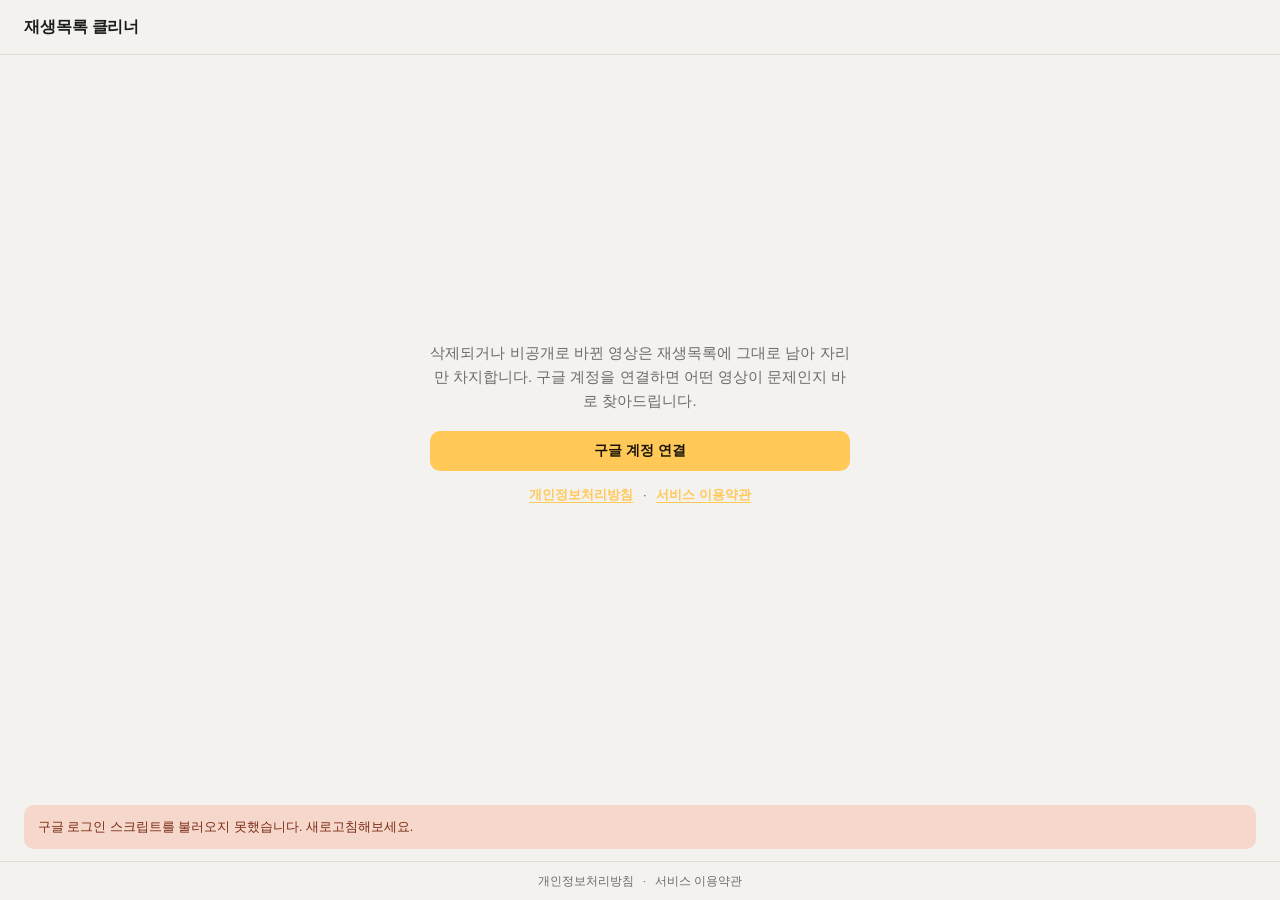
<file: index.html>
<!DOCTYPE html>
<html lang="ko">
<head>
<meta charset="UTF-8" />
<meta name="viewport" content="width=device-width, initial-scale=1.0" />
<title>재생목록 클리너</title>
<link rel="stylesheet" href="style.css" />
<script src="https://accounts.google.com/gsi/client" async defer></script>
</head>
<body>
  <div class="app-shell">
    <header class="topbar">
      <div class="mark">재생목록 클리너</div>
      <div id="account" class="account hidden"></div>
    </header>



    <main id="view-signedout" class="signedout-view">
      <div class="signedout-card">
        <p class="lede">삭제되거나 비공개로 바뀐 영상은 재생목록에 그대로 남아 자리만 차지합니다. 구글 계정을 연결하면 어떤 영상이 문제인지 바로 찾아드립니다.</p>
        <button id="btn-connect" class="btn btn-primary">구글 계정 연결</button>
        <div class="policy-links">
          <a href="privacy-policy.html" class="policy-link">개인정보처리방침</a>
          <span class="policy-sep">·</span>
          <a href="terms-of-service.html" class="policy-link">서비스 이용약관</a>
        </div>
        <p id="signedout-error" class="error hidden"></p>
      </div>
    </main>

    <div id="app-layout" class="app-layout hidden">
      <aside class="sidebar">
        <div class="row-between">
          <h2 class="section-title">재생목록</h2>
          <div class="sidebar-actions">
            <button id="btn-toggle-thumbs" class="thumb-toggle" type="button" aria-pressed="true">
              <span class="thumb-toggle-track"><span class="thumb-toggle-knob"></span></span>
              <span class="thumb-toggle-label">썸네일</span>
            </button>
            <button id="btn-refresh" class="btn btn-ghost btn-small">새로고침</button>
          </div>
        </div>
        <ul id="playlist-list" class="list"></ul>
        <p id="playlists-empty" class="muted hidden">재생목록이 없습니다.</p>
      </aside>

      <section class="content">
        <div id="content-empty" class="empty-hint">
          <p>왼쪽에서 재생목록을 선택하면 이용 불가 영상을 확인할 수 있어요.</p>
        </div>

        <div id="content-scanning" class="scan-status hidden">
          <div class="spinner" aria-hidden="true"></div>
          <p id="scan-status-text">영상 확인 중…</p>
          <p id="scan-progress" class="muted"></p>
        </div>

        <div id="content-results" class="hidden">
          <div class="row-between">
            <h2 class="section-title"><span id="results-playlist-title"></span></h2>
            <button id="btn-rescan" class="btn btn-ghost btn-small">다시 스캔</button>
          </div>

          <p id="results-summary" class="lede"></p>

          <div id="results-actions" class="actions hidden">
            <button id="btn-select-all" class="btn btn-ghost btn-small">전체 선택</button>
            <div class="actions-right">
              <button id="btn-export" class="btn btn-ghost btn-small">CSV 내보내기</button>
              <button id="btn-delete" class="btn btn-danger btn-small">선택 항목 삭제</button>
            </div>
          </div>

          <div id="results-clean" class="empty-state hidden">
            <p>이용 불가 영상이 없습니다.</p>
          </div>

          <ul id="results-list" class="list hidden"></ul>
        </div>
      </section>
    </div>

    <footer id="footer-error" class="footer-error hidden"></footer>

    <footer class="site-footer">
      <a href="privacy-policy.html">개인정보처리방침</a>
      <span class="policy-sep">·</span>
      <a href="terms-of-service.html">서비스 이용약관</a>
    </footer>
  </div>

  <script src="app.js"></script>
</body>
</html>
</file>
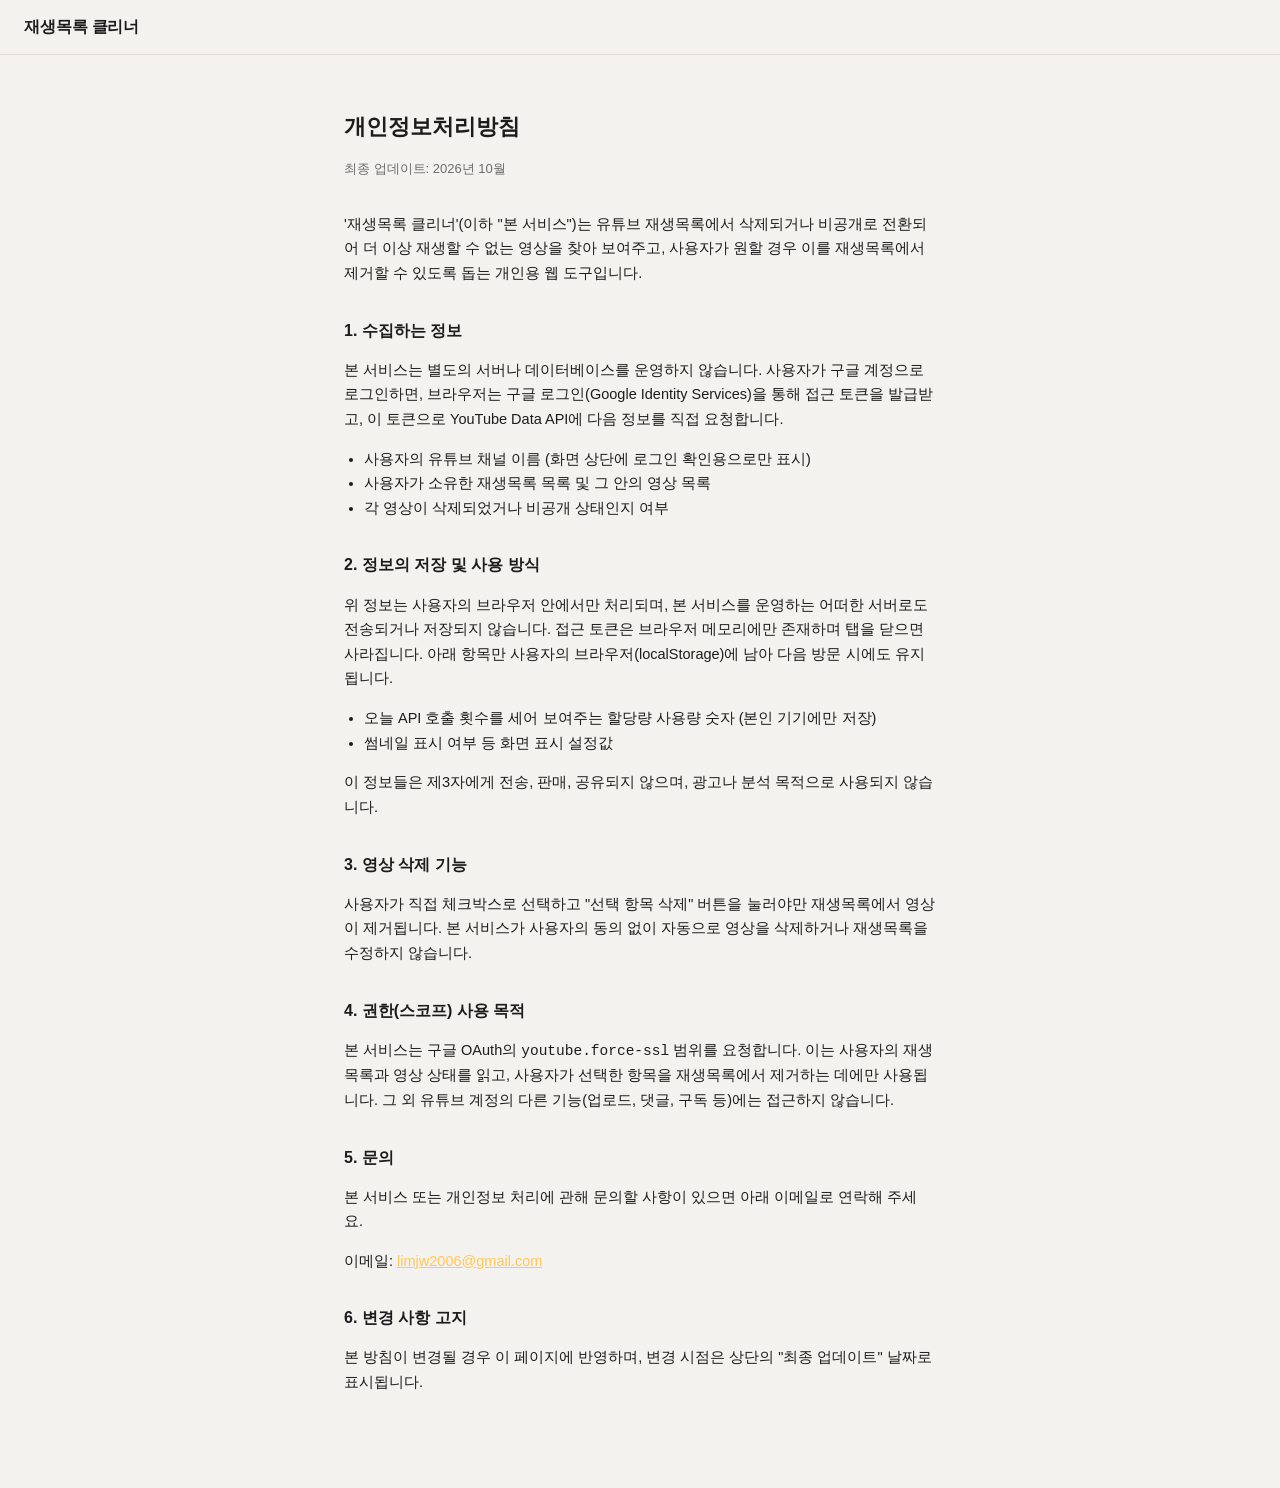
<file: privacy-policy.html>
<!DOCTYPE html>
<html lang="ko">
<head>
<meta charset="UTF-8" />
<meta name="viewport" content="width=device-width, initial-scale=1.0" />
<title>개인정보처리방침 - 재생목록 클리너</title>
<link rel="stylesheet" href="style.css" />
<style>
  .policy-wrap {
    max-width: 640px;
    margin: 0 auto;
    padding: 40px 24px 80px;
  }
  .policy-wrap h1 {
    font-size: 22px;
    margin-bottom: 4px;
  }
  .policy-wrap .updated {
    color: var(--text-dim);
    font-size: 13px;
    margin-bottom: 32px;
  }
  .policy-wrap h2 {
    font-size: 16px;
    margin-top: 32px;
    margin-bottom: 8px;
  }
  .policy-wrap p, .policy-wrap li {
    color: var(--text);
    font-size: 14.5px;
    line-height: 1.7;
  }
  .policy-wrap ul {
    padding-left: 20px;
  }
  .policy-wrap a {
    color: var(--amber);
  }
</style>
</head>
<body>
  <header class="topbar">
    <div class="mark"><a href="./" style="color:inherit;text-decoration:none;">재생목록 클리너</a></div>
  </header>

  <div class="policy-wrap">
    <h1>개인정보처리방침</h1>
    <p class="updated">최종 업데이트: 2026년 10월</p>

    <p>
      '재생목록 클리너'(이하 "본 서비스")는 유튜브 재생목록에서 삭제되거나
      비공개로 전환되어 더 이상 재생할 수 없는 영상을 찾아 보여주고,
      사용자가 원할 경우 이를 재생목록에서 제거할 수 있도록 돕는
      개인용 웹 도구입니다.
    </p>

    <h2>1. 수집하는 정보</h2>
    <p>
      본 서비스는 별도의 서버나 데이터베이스를 운영하지 않습니다.
      사용자가 구글 계정으로 로그인하면, 브라우저는 구글 로그인(Google
      Identity Services)을 통해 접근 토큰을 발급받고, 이 토큰으로 YouTube
      Data API에 다음 정보를 직접 요청합니다.
    </p>
    <ul>
      <li>사용자의 유튜브 채널 이름 (화면 상단에 로그인 확인용으로만 표시)</li>
      <li>사용자가 소유한 재생목록 목록 및 그 안의 영상 목록</li>
      <li>각 영상이 삭제되었거나 비공개 상태인지 여부</li>
    </ul>

    <h2>2. 정보의 저장 및 사용 방식</h2>
    <p>
      위 정보는 사용자의 브라우저 안에서만 처리되며, 본 서비스를 운영하는
      어떠한 서버로도 전송되거나 저장되지 않습니다. 접근 토큰은
      브라우저 메모리에만 존재하며 탭을 닫으면 사라집니다. 아래 항목만
      사용자의 브라우저(localStorage)에 남아 다음 방문 시에도 유지됩니다.
    </p>
    <ul>
      <li>오늘 API 호출 횟수를 세어 보여주는 할당량 사용량 숫자 (본인 기기에만 저장)</li>
      <li>썸네일 표시 여부 등 화면 표시 설정값</li>
    </ul>
    <p>
      이 정보들은 제3자에게 전송, 판매, 공유되지 않으며, 광고나 분석
      목적으로 사용되지 않습니다.
    </p>

    <h2>3. 영상 삭제 기능</h2>
    <p>
      사용자가 직접 체크박스로 선택하고 "선택 항목 삭제" 버튼을 눌러야만
      재생목록에서 영상이 제거됩니다. 본 서비스가 사용자의 동의 없이
      자동으로 영상을 삭제하거나 재생목록을 수정하지 않습니다.
    </p>

    <h2>4. 권한(스코프) 사용 목적</h2>
    <p>
      본 서비스는 구글 OAuth의 <code>youtube.force-ssl</code> 범위를
      요청합니다. 이는 사용자의 재생목록과 영상 상태를 읽고, 사용자가
      선택한 항목을 재생목록에서 제거하는 데에만 사용됩니다. 그 외
      유튜브 계정의 다른 기능(업로드, 댓글, 구독 등)에는 접근하지
      않습니다.
    </p>

    <h2>5. 문의</h2>
    <p>
      본 서비스 또는 개인정보 처리에 관해 문의할 사항이 있으면
      아래 이메일로 연락해 주세요.
    </p>
    <p>이메일: <a href="mailto:limjw2006@gmail.com">limjw2006@gmail.com</a></p>

    <h2>6. 변경 사항 고지</h2>
    <p>
      본 방침이 변경될 경우 이 페이지에 반영하며, 변경 시점은 상단의
      "최종 업데이트" 날짜로 표시됩니다.
    </p>
  </div>
</body>
</html>
</file>
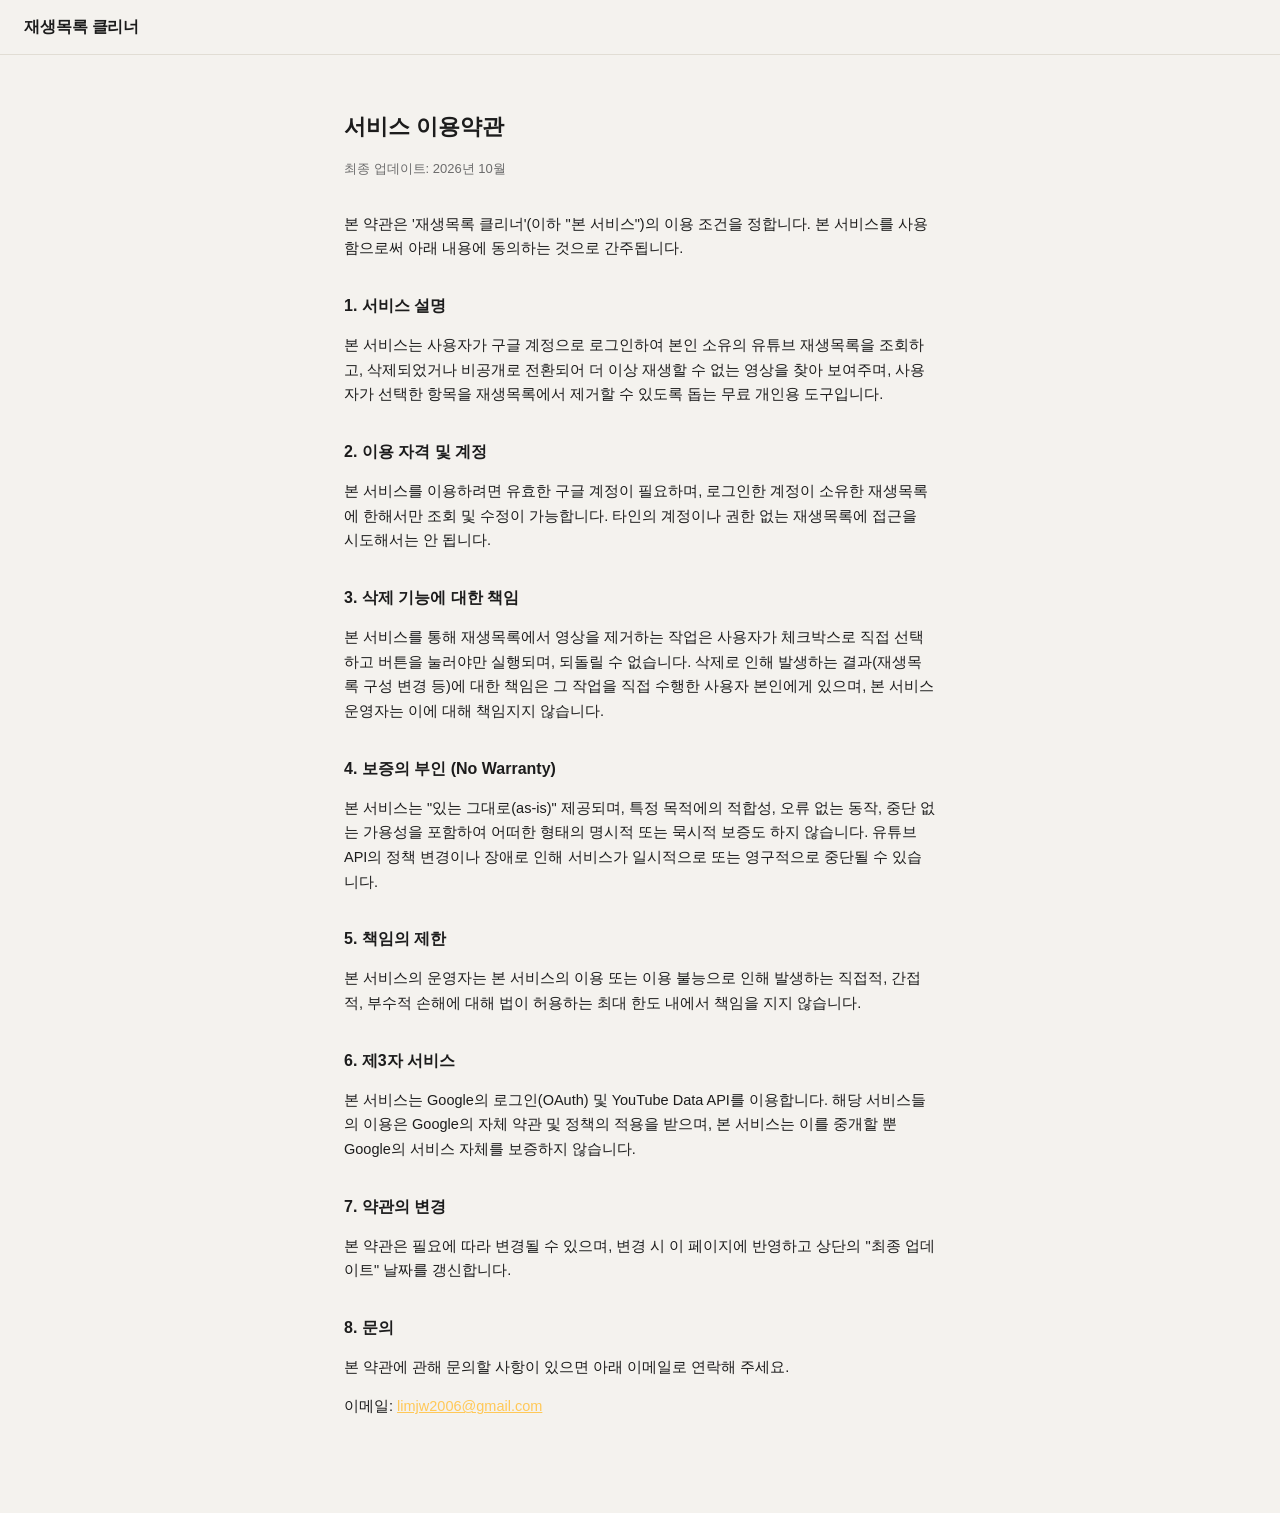
<file: terms-of-service.html>
<!DOCTYPE html>
<html lang="ko">
<head>
<meta charset="UTF-8" />
<meta name="viewport" content="width=device-width, initial-scale=1.0" />
<title>서비스 이용약관 - 재생목록 클리너</title>
<link rel="stylesheet" href="style.css" />
<style>
  .policy-wrap {
    max-width: 640px;
    margin: 0 auto;
    padding: 40px 24px 80px;
  }
  .policy-wrap h1 {
    font-size: 22px;
    margin-bottom: 4px;
  }
  .policy-wrap .updated {
    color: var(--text-dim);
    font-size: 13px;
    margin-bottom: 32px;
  }
  .policy-wrap h2 {
    font-size: 16px;
    margin-top: 32px;
    margin-bottom: 8px;
  }
  .policy-wrap p, .policy-wrap li {
    color: var(--text);
    font-size: 14.5px;
    line-height: 1.7;
  }
  .policy-wrap ul {
    padding-left: 20px;
  }
  .policy-wrap a {
    color: var(--amber);
  }
</style>
</head>
<body>
  <header class="topbar">
    <div class="mark"><a href="./" style="color:inherit;text-decoration:none;">재생목록 클리너</a></div>
  </header>

  <div class="policy-wrap">
    <h1>서비스 이용약관</h1>
    <p class="updated">최종 업데이트: 2026년 10월</p>

    <p>
      본 약관은 '재생목록 클리너'(이하 "본 서비스")의 이용 조건을 정합니다.
      본 서비스를 사용함으로써 아래 내용에 동의하는 것으로 간주됩니다.
    </p>

    <h2>1. 서비스 설명</h2>
    <p>
      본 서비스는 사용자가 구글 계정으로 로그인하여 본인 소유의 유튜브
      재생목록을 조회하고, 삭제되었거나 비공개로 전환되어 더 이상 재생할
      수 없는 영상을 찾아 보여주며, 사용자가 선택한 항목을 재생목록에서
      제거할 수 있도록 돕는 무료 개인용 도구입니다.
    </p>

    <h2>2. 이용 자격 및 계정</h2>
    <p>
      본 서비스를 이용하려면 유효한 구글 계정이 필요하며, 로그인한
      계정이 소유한 재생목록에 한해서만 조회 및 수정이 가능합니다.
      타인의 계정이나 권한 없는 재생목록에 접근을 시도해서는 안 됩니다.
    </p>

    <h2>3. 삭제 기능에 대한 책임</h2>
    <p>
      본 서비스를 통해 재생목록에서 영상을 제거하는 작업은 사용자가
      체크박스로 직접 선택하고 버튼을 눌러야만 실행되며, 되돌릴 수
      없습니다. 삭제로 인해 발생하는 결과(재생목록 구성 변경 등)에 대한
      책임은 그 작업을 직접 수행한 사용자 본인에게 있으며, 본 서비스
      운영자는 이에 대해 책임지지 않습니다.
    </p>

    <h2>4. 보증의 부인 (No Warranty)</h2>
    <p>
      본 서비스는 "있는 그대로(as-is)" 제공되며, 특정 목적에의 적합성,
      오류 없는 동작, 중단 없는 가용성을 포함하여 어떠한 형태의 명시적
      또는 묵시적 보증도 하지 않습니다. 유튜브 API의 정책 변경이나
      장애로 인해 서비스가 일시적으로 또는 영구적으로 중단될 수 있습니다.
    </p>

    <h2>5. 책임의 제한</h2>
    <p>
      본 서비스의 운영자는 본 서비스의 이용 또는 이용 불능으로 인해
      발생하는 직접적, 간접적, 부수적 손해에 대해 법이 허용하는 최대
      한도 내에서 책임을 지지 않습니다.
    </p>

    <h2>6. 제3자 서비스</h2>
    <p>
      본 서비스는 Google의 로그인(OAuth) 및 YouTube Data API를 이용합니다.
      해당 서비스들의 이용은 Google의 자체 약관 및 정책의 적용을 받으며,
      본 서비스는 이를 중개할 뿐 Google의 서비스 자체를 보증하지 않습니다.
    </p>

    <h2>7. 약관의 변경</h2>
    <p>
      본 약관은 필요에 따라 변경될 수 있으며, 변경 시 이 페이지에
      반영하고 상단의 "최종 업데이트" 날짜를 갱신합니다.
    </p>

    <h2>8. 문의</h2>
    <p>
      본 약관에 관해 문의할 사항이 있으면 아래 이메일로 연락해 주세요.
    </p>
    <p>이메일: <a href="mailto:limjw2006@gmail.com">limjw2006@gmail.com</a></p>
  </div>
</body>
</html>
</file>
<file: style.css>
:root {
  --bg: #12151a;
  --surface: #1a1f27;
  --surface-raised: #212833;
  --border: #2b323d;
  --text: #e7eaee;
  --text-dim: #8993a4;
  --amber: #ffc857;
  --amber-dim: #8a712f;
  --danger: #e4572e;
  --danger-dim: #5c2c1c;
  --ok: #6fbf8b;
  --radius: 10px;
  --sidebar-width: 360px;
}

@media (prefers-color-scheme: light) {
  :root:not([data-theme="dark"]) {
    --bg: #f4f2ee;
    --surface: #ffffff;
    --surface-raised: #f0ede6;
    --border: #e1ddd4;
    --text: #1c1c1c;
    --text-dim: #6b6b6b;
    --amber-dim: #d9b25c;
    --danger-dim: #f6d7cb;
  }
}

:root[data-theme="light"] {
  --bg: #f4f2ee;
  --surface: #ffffff;
  --surface-raised: #f0ede6;
  --border: #e1ddd4;
  --text: #1c1c1c;
  --text-dim: #6b6b6b;
  --amber-dim: #d9b25c;
  --danger-dim: #f6d7cb;
}

* {
  box-sizing: border-box;
}

html, body {
  height: 100%;
}

body {
  margin: 0;
  background: var(--bg);
  color: var(--text);
  font-family: -apple-system, BlinkMacSystemFont, "Segoe UI", Roboto, "Malgun Gothic", sans-serif;
  font-size: 15px;
  line-height: 1.6;
}

.app-shell {
  display: flex;
  flex-direction: column;
  height: 100vh;
}

.topbar {
  display: flex;
  align-items: center;
  justify-content: space-between;
  padding: 14px 24px;
  border-bottom: 1px solid var(--border);
  flex-shrink: 0;
}

.mark {
  font-weight: 700;
  font-size: 16px;
  letter-spacing: -0.01em;
}

.account {
  font-size: 13px;
  color: var(--text-dim);
}

.hidden {
  display: none !important;
}

/* 로그인 전 화면 */
.signedout-view {
  flex: 1;
  display: flex;
  align-items: center;
  justify-content: center;
  padding: 24px;
}

.signedout-card {
  max-width: 420px;
  text-align: center;
}

.btn-primary {
  width: 100%;
}

/* 로그인 후 2단 레이아웃 */
.app-layout {
  flex: 1;
  display: flex;
  min-height: 0;
}

.sidebar {
  width: var(--sidebar-width);
  flex-shrink: 0;
  border-right: 1px solid var(--border);
  padding: 18px;
  overflow-y: auto;
}

.content {
  flex: 1;
  min-width: 0;
  overflow-y: auto;
  padding: 24px 28px;
}

@media (max-width: 760px) {
  .app-layout {
    flex-direction: column;
  }
  .sidebar {
    width: 100%;
    max-height: 38vh;
    border-right: none;
    border-bottom: 1px solid var(--border);
  }
  .content {
    padding: 18px;
  }
}

.lede {
  color: var(--text-dim);
  margin: 0 0 18px;
}

.section-title {
  font-size: 14px;
  font-weight: 700;
  margin: 0;
}

.row-between {
  display: flex;
  align-items: center;
  justify-content: space-between;
  margin-bottom: 12px;
}

.btn {
  border: none;
  border-radius: var(--radius);
  padding: 11px 16px;
  font-size: 14px;
  font-weight: 600;
  cursor: pointer;
  font-family: inherit;
}

.btn-primary {
  background: var(--amber);
  color: #1a1508;
}

.policy-links {
  margin-top: 14px;
  text-align: center;
  font-size: 13px;
}

.policy-link {
  font-weight: 600;
  color: var(--amber);
  text-decoration: underline;
  text-underline-offset: 3px;
}

.policy-link:hover {
  color: var(--text);
}

.policy-sep {
  color: var(--text-dim);
  margin: 0 6px;
}

.btn-primary:hover {
  filter: brightness(1.06);
}

.btn-ghost {
  background: transparent;
  color: var(--text-dim);
  border: 1px solid var(--border);
}

.btn-ghost:hover {
  color: var(--text);
  border-color: var(--text-dim);
}

.btn-small {
  padding: 7px 12px;
  font-size: 12.5px;
}

.btn-danger {
  background: var(--danger);
  color: #fff5f0;
}

.btn-danger:disabled,
.btn-primary:disabled {
  opacity: 0.45;
  cursor: not-allowed;
}

.list {
  list-style: none;
  margin: 0;
  padding: 0;
  display: flex;
  flex-direction: column;
  gap: 8px;
}

.playlist-item {
  display: flex;
  align-items: center;
  justify-content: space-between;
  gap: 12px;
  padding: 10px;
  background: var(--surface);
  border: 1px solid var(--border);
  border-radius: var(--radius);
  cursor: pointer;
}

.playlist-item:hover {
  border-color: var(--amber-dim);
}

.playlist-item.active {
  border-color: var(--amber);
  background: var(--surface-raised);
}

.pl-text {
  display: flex;
  flex-direction: column;
  gap: 4px;
  min-width: 0;
  flex: 1;
}

.playlist-item .pl-title {
  overflow: hidden;
  text-overflow: ellipsis;
  white-space: nowrap;
  font-weight: 600;
}

.playlist-item .pl-count {
  flex-shrink: 0;
  font-size: 12px;
  color: var(--text-dim);
}

.pl-thumb-wrap {
  flex-shrink: 0;
  width: 96px;
  aspect-ratio: 16 / 9;
  border-radius: 6px;
  overflow: hidden;
  background: var(--bg);
  border: 1px solid var(--border);
}

.pl-thumb {
  width: 100%;
  height: 100%;
  object-fit: cover;
  display: block;
}

.pl-thumb-empty {
  width: 100%;
  height: 100%;
  background: linear-gradient(135deg, var(--border), transparent);
}

/* 썸네일 켜기/끄기 토글 */
.sidebar-actions {
  display: flex;
  align-items: center;
  gap: 8px;
}

.thumb-toggle {
  display: flex;
  align-items: center;
  gap: 6px;
  background: none;
  border: none;
  cursor: pointer;
  padding: 4px 2px;
  color: var(--text-dim);
  font-family: inherit;
  font-size: 12px;
}

.thumb-toggle-track {
  width: 30px;
  height: 17px;
  border-radius: 999px;
  background: var(--border);
  position: relative;
  transition: background 0.15s ease;
  flex-shrink: 0;
}

.thumb-toggle-knob {
  position: absolute;
  top: 2px;
  left: 2px;
  width: 13px;
  height: 13px;
  border-radius: 50%;
  background: var(--text-dim);
  transition: transform 0.15s ease, background 0.15s ease;
}

.thumb-toggle[aria-pressed="true"] .thumb-toggle-track {
  background: var(--amber-dim);
}

.thumb-toggle[aria-pressed="true"] .thumb-toggle-knob {
  transform: translateX(13px);
  background: var(--amber);
}

/* 썸네일 숨김 모드: 목록을 더 촘촘하게, 텍스트만 표시 */
#playlist-list.thumbs-hidden .pl-thumb-wrap {
  display: none;
}

#playlist-list.thumbs-hidden .playlist-item {
  padding: 9px 12px;
}

.empty-hint {
  height: 100%;
  display: flex;
  align-items: center;
  justify-content: center;
  color: var(--text-dim);
  text-align: center;
  padding: 40px;
}

.scan-status {
  display: flex;
  flex-direction: column;
  align-items: center;
  justify-content: center;
  height: 100%;
  gap: 12px;
  text-align: center;
}

.spinner {
  width: 24px;
  height: 24px;
  border-radius: 50%;
  border: 3px solid var(--border);
  border-top-color: var(--amber);
  animation: spin 0.8s linear infinite;
}

@keyframes spin {
  to {
    transform: rotate(360deg);
  }
}

.muted {
  color: var(--text-dim);
  font-size: 12.5px;
}

.result-item {
  display: flex;
  gap: 10px;
  padding: 12px 14px;
  background: var(--surface);
  border: 1px solid var(--border);
  border-radius: var(--radius);
  align-items: flex-start;
}

.result-item input[type="checkbox"] {
  margin-top: 3px;
  accent-color: var(--danger);
}

.result-body {
  min-width: 0;
  flex: 1;
}

.result-title {
  overflow: hidden;
  text-overflow: ellipsis;
  white-space: nowrap;
}

.result-reason {
  font-size: 12px;
  color: var(--amber-dim);
  margin-top: 3px;
}

.actions {
  position: sticky;
  top: -24px;
  z-index: 20;
  display: flex;
  align-items: center;
  justify-content: space-between;
  margin: 0 -28px 16px;
  padding: 12px 28px;
  background: var(--surface);
  border-bottom: 1px solid var(--border);
  flex-wrap: wrap;
  gap: 10px;
}

@media (max-width: 760px) {
  .actions {
    top: -18px;
    margin: 0 -18px 16px;
    padding: 12px 18px;
  }
}

.actions-right {
  display: flex;
  gap: 8px;
}

.empty-state {
  padding: 36px 0;
  text-align: center;
  color: var(--ok);
}

.error {
  color: var(--danger);
  font-size: 12.5px;
  margin-top: 12px;
}

.footer-error {
  margin: 12px 24px;
  padding: 12px 14px;
  background: var(--danger-dim);
  color: #ffd9cc;
  border-radius: var(--radius);
  font-size: 12.5px;
  flex-shrink: 0;
}

.site-footer {
  flex-shrink: 0;
  text-align: center;
  padding: 10px;
  font-size: 11.5px;
  border-top: 1px solid var(--border);
}

.site-footer a {
  color: var(--text-dim);
  text-decoration: none;
}

.site-footer a:hover {
  color: var(--text);
  text-decoration: underline;
}

:root[data-theme="light"] .footer-error {
  color: #7a2c14;
}

@media (prefers-color-scheme: light) {
  :root:not([data-theme="dark"]) .footer-error {
    color: #7a2c14;
  }
}
</file>
